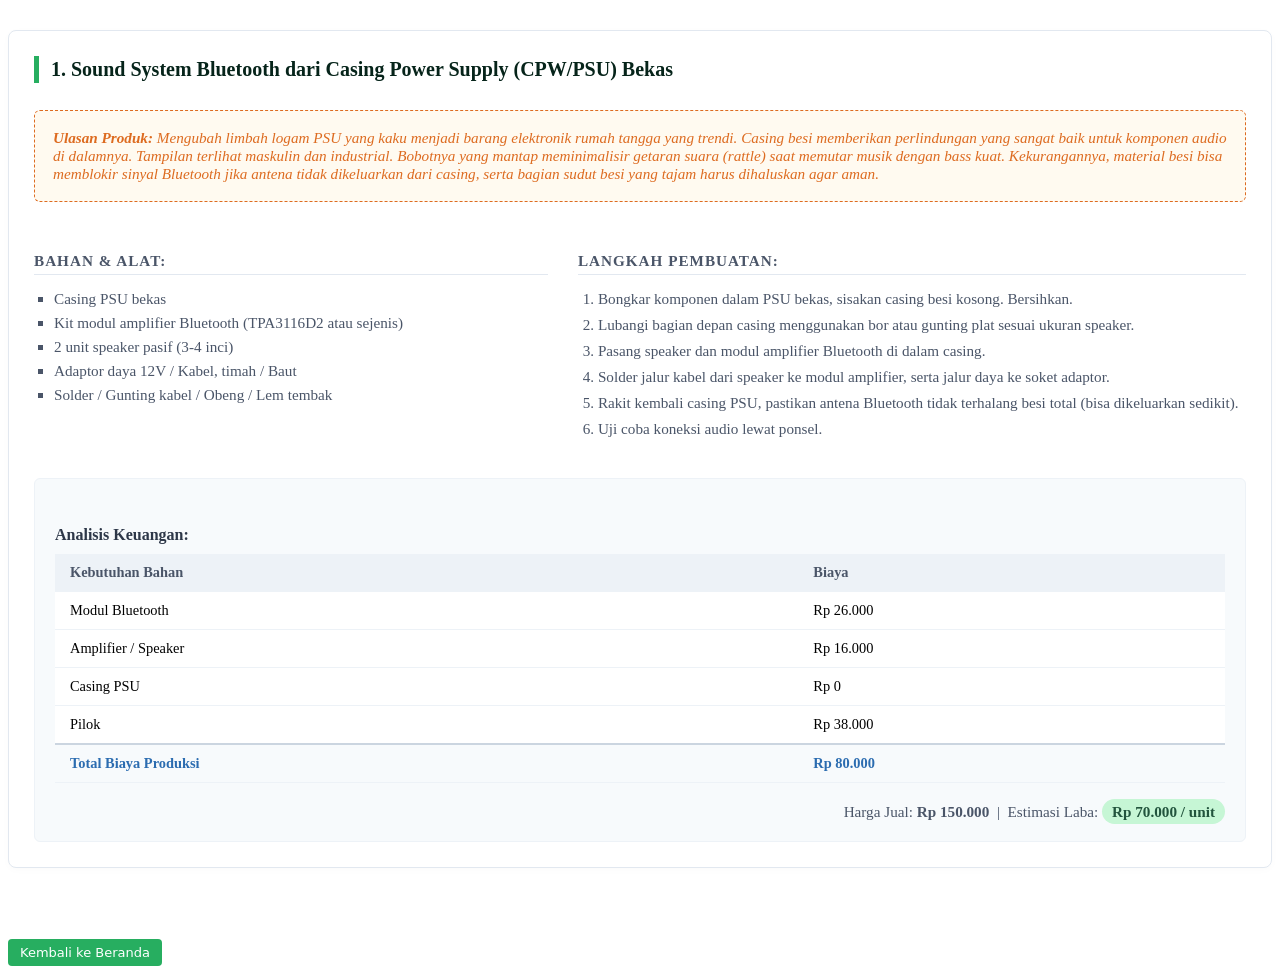
<file: 1.html>
<!DOCTYPE html>
<html lang="en">
<head>
    <meta charset="UTF-8">
    <meta name="viewport" content="width=device-width, initial-scale=1.0">
    <title>Document</title>
    <link rel="stylesheet" href="2.css" />
</head>
<body>
    <!-- KARTU PRODUK 1 -->
            <article class="product-card">
                <h4>1. Sound System Bluetooth dari Casing Power Supply (CPW/PSU) Bekas</h4>
                <p class="review"><strong>Ulasan Produk:</strong> Mengubah limbah logam PSU yang kaku menjadi barang elektronik rumah tangga yang trendi. Casing besi memberikan perlindungan yang sangat baik untuk komponen audio di dalamnya. Tampilan terlihat maskulin dan industrial. Bobotnya yang mantap meminimalisir getaran suara (rattle) saat memutar musik dengan bass kuat. Kekurangannya, material besi bisa memblokir sinyal Bluetooth jika antena tidak dikeluarkan dari casing, serta bagian sudut besi yang tajam harus dihaluskan agar aman.</p>
                
                <div class="grid-2col">
                    <div>
                        <h5>Bahan & Alat:</h5>
                        <ul class="item-list">
                            <li>Casing PSU bekas</li>
                            <li>Kit modul amplifier Bluetooth (TPA3116D2 atau sejenis)</li>
                            <li>2 unit speaker pasif (3-4 inci)</li>
                            <li>Adaptor daya 12V / Kabel, timah / Baut</li>
                            <li>Solder / Gunting kabel / Obeng / Lem tembak</li>
                        </ul>
                    </div>
                    <div>
                        <h5>Langkah Pembuatan:</h5>
                        <ol class="step-list">
                            <li>Bongkar komponen dalam PSU bekas, sisakan casing besi kosong. Bersihkan.</li>
                            <li>Lubangi bagian depan casing menggunakan bor atau gunting plat sesuai ukuran speaker.</li>
                            <li>Pasang speaker dan modul amplifier Bluetooth di dalam casing.</li>
                            <li>Solder jalur kabel dari speaker ke modul amplifier, serta jalur daya ke soket adaptor.</li>
                            <li>Rakit kembali casing PSU, pastikan antena Bluetooth tidak terhalang besi total (bisa dikeluarkan sedikit).</li>
                            <li>Uji coba koneksi audio lewat ponsel.</li>
                        </ol>
                    </div>
                </div>
                
                <div class="finance-area">
                    <h5>Analisis Keuangan:</h5>
                    <table class="finance-table">
                        <thead>
                            <tr>
                                <th>Kebutuhan Bahan</th>
                                <th>Biaya</th>
                            </tr>
                        </thead>
                        <tbody>
                            <tr><td>Modul Bluetooth</td><td>Rp 26.000</td></tr>
                            <tr><td>Amplifier / Speaker</td><td>Rp 16.000</td></tr>
                            <tr><td>Casing PSU</td><td>Rp 0</td></tr>
                            <tr><td>Pilok</td><td>Rp 38.000</td></tr>
                            <tr class="total-row"><td>Total Biaya Produksi</td><td>Rp 80.000</td></tr>
                        </tbody>
                    </table>
                    <div class="summary-finance">
                        Harga Jual: <strong>Rp 150.000</strong> &nbsp;|&nbsp; Estimasi Laba: <span class="profit-tag">Rp 70.000 / unit</span>
                    </div>
                </div>
            </article>   
        <br>
        <br>
    <a href="ipas.html" class="btn-beranda">Kembali ke Beranda</a>
</style>
</body>
</html>
</file>
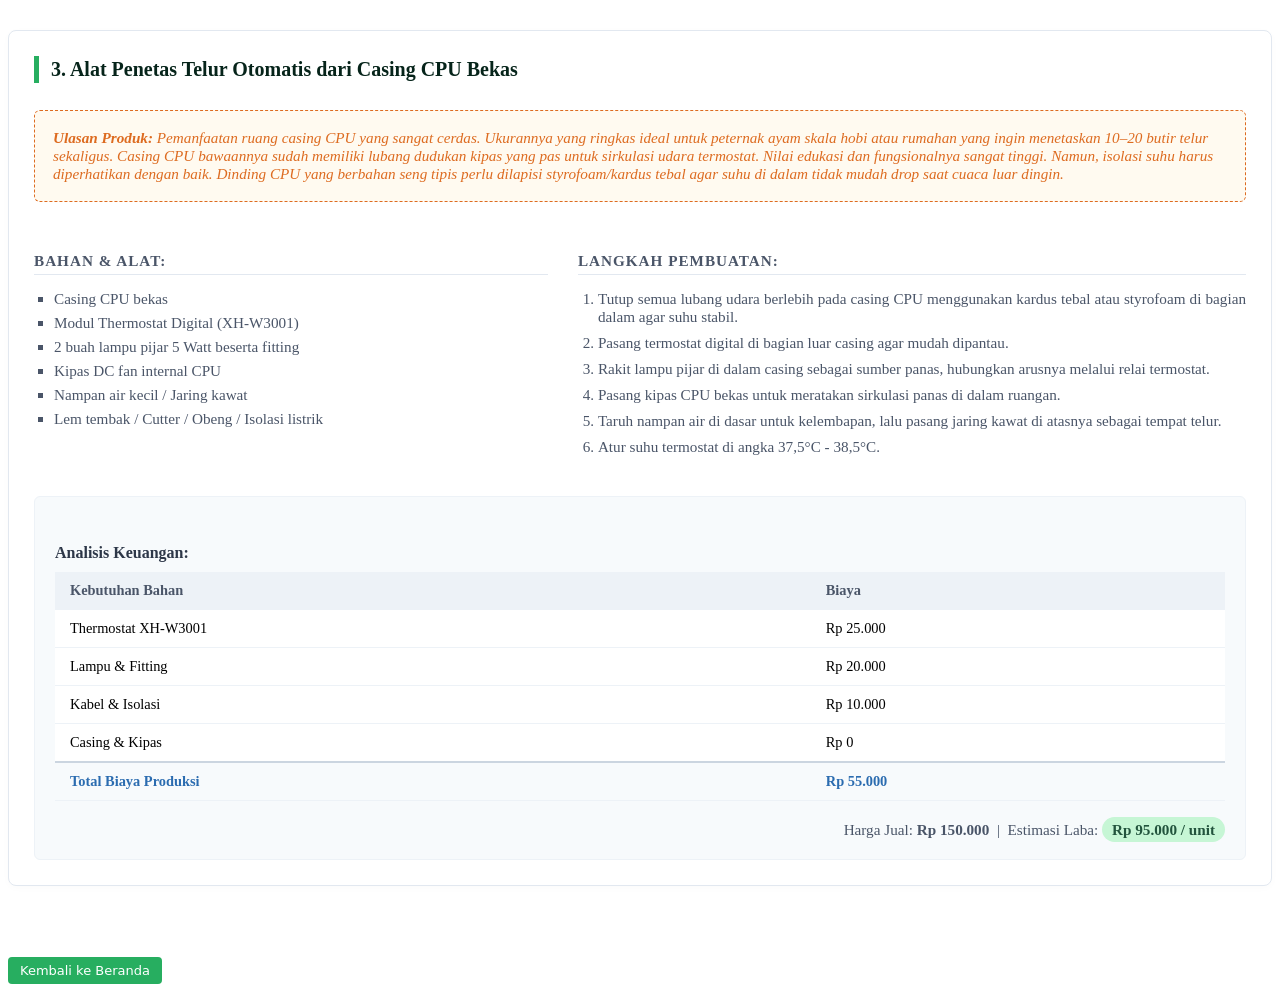
<file: 3.html>
<!DOCTYPE html>
<html lang="en">
<head>
    <meta charset="UTF-8">
    <meta name="viewport" content="width=device-width, initial-scale=1.0">
    <title>Document</title>
    <link rel="stylesheet" href="4.css" />
</head>
<body>
   <!-- KARTU PRODUK 3 -->
            <article class="product-card">
                <h4>3. Alat Penetas Telur Otomatis dari Casing CPU Bekas</h4>
                <p class="review"><strong>Ulasan Produk:</strong> Pemanfaatan ruang casing CPU yang sangat cerdas. Ukurannya yang ringkas ideal untuk peternak ayam skala hobi atau rumahan yang ingin menetaskan 10–20 butir telur sekaligus. Casing CPU bawaannya sudah memiliki lubang dudukan kipas yang pas untuk sirkulasi udara termostat. Nilai edukasi dan fungsionalnya sangat tinggi. Namun, isolasi suhu harus diperhatikan dengan baik. Dinding CPU yang berbahan seng tipis perlu dilapisi styrofoam/kardus tebal agar suhu di dalam tidak mudah drop saat cuaca luar dingin.</p>
                
                <div class="grid-2col">
                    <div>
                        <h5>Bahan & Alat:</h5>
                        <ul class="item-list">
                            <li>Casing CPU bekas</li>
                            <li>Modul Thermostat Digital (XH-W3001)</li>
                            <li>2 buah lampu pijar 5 Watt beserta fitting</li>
                            <li>Kipas DC fan internal CPU</li>
                            <li>Nampan air kecil / Jaring kawat</li>
                            <li>Lem tembak / Cutter / Obeng / Isolasi listrik</li>
                        </ul>
                    </div>
                    <div>
                        <h5>Langkah Pembuatan:</h5>
                        <ol class="step-list">
                            <li>Tutup semua lubang udara berlebih pada casing CPU menggunakan kardus tebal atau styrofoam di bagian dalam agar suhu stabil.</li>
                            <li>Pasang termostat digital di bagian luar casing agar mudah dipantau.</li>
                            <li>Rakit lampu pijar di dalam casing sebagai sumber panas, hubungkan arusnya melalui relai termostat.</li>
                            <li>Pasang kipas CPU bekas untuk meratakan sirkulasi panas di dalam ruangan.</li>
                            <li>Taruh nampan air di dasar untuk kelembapan, lalu pasang jaring kawat di atasnya sebagai tempat telur.</li>
                            <li>Atur suhu termostat di angka 37,5°C - 38,5°C.</li>
                        </ol>
                    </div>
                </div>
                
                <div class="finance-area">
                    <h5>Analisis Keuangan:</h5>
                    <table class="finance-table">
                        <thead>
                            <tr>
                                <th>Kebutuhan Bahan</th>
                                <th>Biaya</th>
                            </tr>
                        </thead>
                        <tbody>
                            <tr><td>Thermostat XH-W3001</td><td>Rp 25.000</td></tr>
                            <tr><td>Lampu & Fitting</td><td>Rp 20.000</td></tr>
                            <tr><td>Kabel & Isolasi</td><td>Rp 10.000</td></tr>
                            <tr><td>Casing & Kipas</td><td>Rp 0</td></tr>
                            <tr class="total-row"><td>Total Biaya Produksi</td><td>Rp 55.000</td></tr>
                        </tbody>
                    </table>
                    <div class="summary-finance">
                        Harga Jual: <strong>Rp 150.000</strong> &nbsp;|&nbsp; Estimasi Laba: <span class="profit-tag">Rp 95.000 / unit</span>
                    </div>
                </div>
                </article>
                <br>
                <br>
                 <a href="ipas.html" class="btn-beranda">Kembali ke Beranda</a>
</body>
</html>
</file>
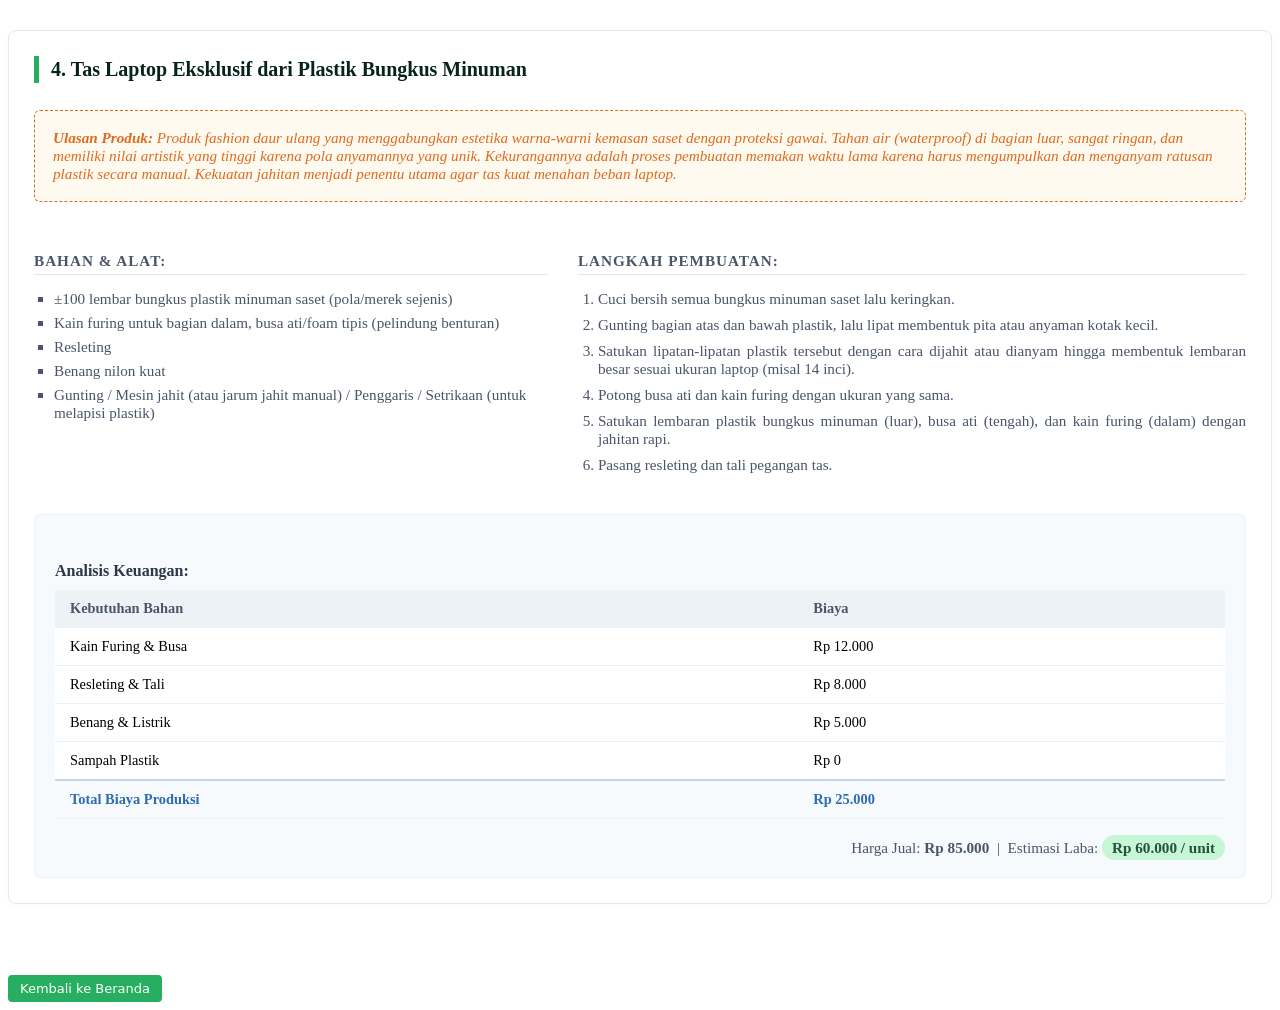
<file: 4.html>
<!DOCTYPE html>
<html lang="en">
<head>
    <meta charset="UTF-8">
    <meta name="viewport" content="width=device-width, initial-scale=1.0">
    <title>Document</title>
    <link rel="stylesheet" href="5.css" />
</head>
<body>
   <!-- KARTU PRODUK 4 -->
            <article class="product-card">
                <h4>4. Tas Laptop Eksklusif dari Plastik Bungkus Minuman</h4>
                <p class="review"><strong>Ulasan Produk:</strong> Produk fashion daur ulang yang menggabungkan estetika warna-warni kemasan saset dengan proteksi gawai. Tahan air (waterproof) di bagian luar, sangat ringan, dan memiliki nilai artistik yang tinggi karena pola anyamannya yang unik. Kekurangannya adalah proses pembuatan memakan waktu lama karena harus mengumpulkan dan menganyam ratusan plastik secara manual. Kekuatan jahitan menjadi penentu utama agar tas kuat menahan beban laptop.</p>
                
                <div class="grid-2col">
                    <div>
                        <h5>Bahan & Alat:</h5>
                        <ul class="item-list">
                            <li>±100 lembar bungkus plastik minuman saset (pola/merek sejenis)</li>
                            <li>Kain furing untuk bagian dalam, busa ati/foam tipis (pelindung benturan)</li>
                            <li>Resleting</li>
                            <li>Benang nilon kuat</li>
                            <li>Gunting / Mesin jahit (atau jarum jahit manual) / Penggaris / Setrikaan (untuk melapisi plastik)</li>
                        </ul>
                    </div>
                    <div>
                        <h5>Langkah Pembuatan:</h5>
                        <ol class="step-list">
                            <li>Cuci bersih semua bungkus minuman saset lalu keringkan.</li>
                            <li>Gunting bagian atas dan bawah plastik, lalu lipat membentuk pita atau anyaman kotak kecil.</li>
                            <li>Satukan lipatan-lipatan plastik tersebut dengan cara dijahit atau dianyam hingga membentuk lembaran besar sesuai ukuran laptop (misal 14 inci).</li>
                            <li>Potong busa ati dan kain furing dengan ukuran yang sama.</li>
                            <li>Satukan lembaran plastik bungkus minuman (luar), busa ati (tengah), dan kain furing (dalam) dengan jahitan rapi.</li>
                            <li>Pasang resleting dan tali pegangan tas.</li>
                        </ol>
                    </div>
                </div>
                
                <div class="finance-area">
                    <h5>Analisis Keuangan:</h5>
                    <table class="finance-table">
                        <thead>
                            <tr>
                                <th>Kebutuhan Bahan</th>
                                <th>Biaya</th>
                            </tr>
                        </thead>
                        <tbody>
                            <tr><td>Kain Furing & Busa</td><td>Rp 12.000</td></tr>
                            <tr><td>Resleting & Tali</td><td>Rp 8.000</td></tr>
                            <tr><td>Benang & Listrik</td><td>Rp 5.000</td></tr>
                            <tr><td>Sampah Plastik</td><td>Rp 0</td></tr>
                            <tr class="total-row"><td>Total Biaya Produksi</td><td>Rp 25.000</td></tr>
                        </tbody>
                    </table>
                    <div class="summary-finance">
                        Harga Jual: <strong>Rp 85.000</strong> &nbsp;|&nbsp; Estimasi Laba: <span class="profit-tag">Rp 60.000 / unit</span>
                    </div>
                </div>
            </article> 

            <br>
                <br>
                 <a href="ipas.html" class="btn-beranda">Kembali ke Beranda</a>
</body>
</html>
</file>
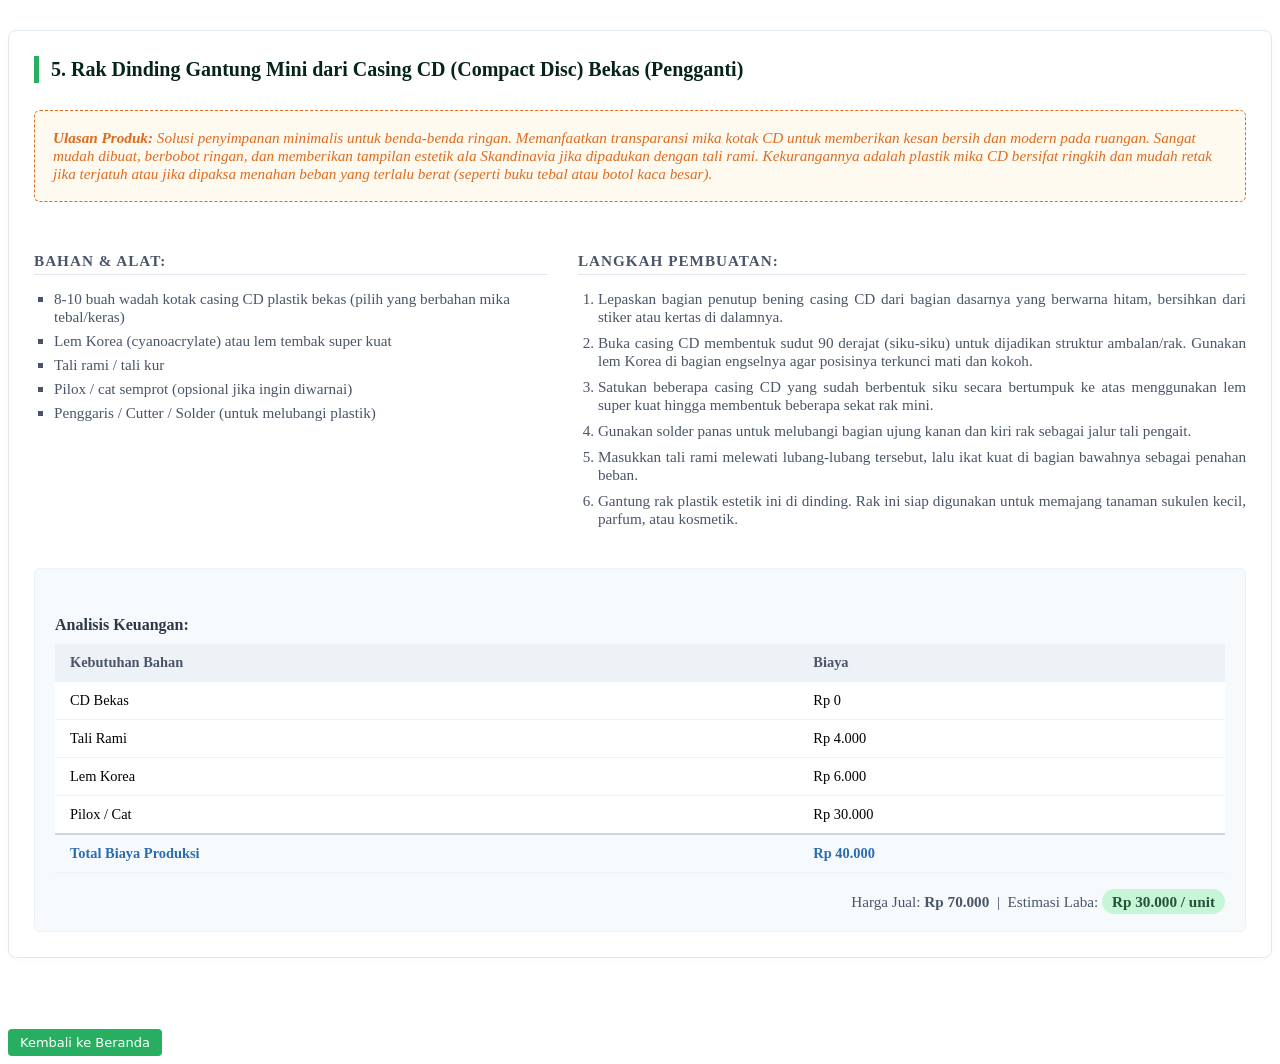
<file: 5.html>
<!DOCTYPE html>
<html lang="en">
<head>
    <meta charset="UTF-8">
    <meta name="viewport" content="width=device-width, initial-scale=1.0">
    <title>Document</title>
    <link rel="stylesheet" href="6.css" />
</head>
<body>
    <!-- KARTU PRODUK 5 -->
            <article class="product-card">
                <h4>5. Rak Dinding Gantung Mini dari Casing CD (Compact Disc) Bekas (Pengganti)</h4>
                <p class="review"><strong>Ulasan Produk:</strong> Solusi penyimpanan minimalis untuk benda-benda ringan. Memanfaatkan transparansi mika kotak CD untuk memberikan kesan bersih dan modern pada ruangan. Sangat mudah dibuat, berbobot ringan, dan memberikan tampilan estetik ala Skandinavia jika dipadukan dengan tali rami. Kekurangannya adalah plastik mika CD bersifat ringkih dan mudah retak jika terjatuh atau jika dipaksa menahan beban yang terlalu berat (seperti buku tebal atau botol kaca besar).</p>
                
                <div class="grid-2col">
                    <div>
                        <h5>Bahan & Alat:</h5>
                        <ul class="item-list">
                            <li>8-10 buah wadah kotak casing CD plastik bekas (pilih yang berbahan mika tebal/keras)</li>
                            <li>Lem Korea (cyanoacrylate) atau lem tembak super kuat</li>
                            <li>Tali rami / tali kur</li>
                            <li>Pilox / cat semprot (opsional jika ingin diwarnai)</li>
                            <li>Penggaris / Cutter / Solder (untuk melubangi plastik)</li>
                        </ul>
                    </div>
                    <div>
                        <h5>Langkah Pembuatan:</h5>
                        <ol class="step-list">
                            <li>Lepaskan bagian penutup bening casing CD dari bagian dasarnya yang berwarna hitam, bersihkan dari stiker atau kertas di dalamnya.</li>
                            <li>Buka casing CD membentuk sudut 90 derajat (siku-siku) untuk dijadikan struktur ambalan/rak. Gunakan lem Korea di bagian engselnya agar posisinya terkunci mati dan kokoh.</li>
                            <li>Satukan beberapa casing CD yang sudah berbentuk siku secara bertumpuk ke atas menggunakan lem super kuat hingga membentuk beberapa sekat rak mini.</li>
                            <li>Gunakan solder panas untuk melubangi bagian ujung kanan dan kiri rak sebagai jalur tali pengait.</li>
                            <li>Masukkan tali rami melewati lubang-lubang tersebut, lalu ikat kuat di bagian bawahnya sebagai penahan beban.</li>
                            <li>Gantung rak plastik estetik ini di dinding. Rak ini siap digunakan untuk memajang tanaman sukulen kecil, parfum, atau kosmetik.</li>
                        </ol>
                    </div>
                </div>
                
                <div class="finance-area">
                    <h5>Analisis Keuangan:</h5>
                    <table class="finance-table">
                        <thead>
                            <tr>
                                <th>Kebutuhan Bahan</th>
                                <th>Biaya</th>
                            </tr>
                        </thead>
                        <tbody>
                            <tr><td>CD Bekas</td><td>Rp 0</td></tr>
                            <tr><td>Tali Rami</td><td>Rp 4.000</td></tr>
                            <tr><td>Lem Korea</td><td>Rp 6.000</td></tr>
                            <tr><td>Pilox / Cat</td><td>Rp 30.000</td></tr>
                            <tr class="total-row"><td>Total Biaya Produksi</td><td>Rp 40.000</td></tr>
                        </tbody>
                    </table>
                    <div class="summary-finance">
                        Harga Jual: <strong>Rp 70.000</strong> &nbsp;|&nbsp; Estimasi Laba: <span class="profit-tag">Rp 30.000 / unit</span>
                    </div>
                </div>
                </article>

                <br>
                <br>
                 <a href="ipas.html" class="btn-beranda">Kembali ke Beranda</a>
</body>
</html>
</file>
<file: 2.css>
.product-card {
    background: #ffffff;
    border: 1px solid #e2e8f0;
    border-radius: 8px;
    padding: 25px;
    margin-top: 30px;
    margin-bottom: 35px;
    box-shadow: 0 2px 8px rgba(0, 0, 0, 0.02);
}

.product-card h4 {
    margin-top: 0;
    color: #06241a;
    font-size: 1.25rem;
    border-left: 5px solid #27ae60;
    padding-left: 12px;
    padding-top: 2px;
    padding-bottom: 2px;
}

/* Kotak Ulasan/Review Keunggulan Produk */
.product-card .review {
    background: #fffaf0;
    padding: 18px;
    border-radius: 6px;
    font-style: italic;
    font-size: 0.95rem;
    margin-top: 15px;
    margin-bottom: 25px;
    border: 1px dashed #dd6b20;
    color: #dd6b20;
}

/* Layout Grid Dua Kolom (Alat vs Langkah) */
.grid-2col {
    display: grid;
    grid-template-columns: 1fr 1.3fr;
    gap: 30px;
    margin-bottom: 25px;
}

.grid-2col h5 {
    color: #4a5568;
    font-size: 0.95rem;
    margin-bottom: 12px;
    text-transform: uppercase;
    letter-spacing: 1px;
    border-bottom: 1px solid #e2e8f0;
    padding-bottom: 4px;
}

/* List Alat dan Bahan */
.item-list {
    list-style-type: square;
    padding-left: 20px;
    font-size: 0.95rem;
    color: #4a5568;
}

.item-list li {
    margin-bottom: 6px;
}

/* List Langkah Kerja Pembuatan */
.step-list {
    padding-left: 20px;
    font-size: 0.95rem;
    color: #4a5568;
}

.step-list li {
    margin-bottom: 8px;
    text-align: justify;
}

.finance-area {
    background: #f7fafc;
    border: 1px solid #edf2f7;
    border-radius: 6px;
    padding: 20px;
    margin-top: 20px;
}

.finance-area h5 {
    color: #2d3748;
    margin-bottom: 10px;
    font-size: 1rem;
}

/* Desain Tabel Keuangan Minimalis */
.finance-table {
    width: 100%;
    border-collapse: collapse;
    margin-bottom: 15px;
    background: #ffffff;
}

.finance-table th, .finance-table td {
    padding: 10px 15px;
    text-align: left;
    font-size: 0.9rem;
    border-bottom: 1px solid #edf2f7;
}

.finance-table th {
    background-color: #edf2f7;
    color: #4a5568;
    font-weight: 600;
}

.finance-table .total-row td {
    font-weight: bold;
    background-color: #f7fafc;
    border-top: 2px solid #cbd5e0;
    color: #2b6cb0;
}

/* Ringkasan Laba Bersih */
.summary-finance {
    text-align: right;
    font-size: 0.95rem;
    color: #4a5568;
    padding-top: 5px;
}

.profit-tag {
    background-color: #c6f6d5;
    color: #22543d;
    padding: 4px 10px;
    border-radius: 20px;
    font-weight: bold;
}

/* Footer Halaman Bawah */
.main-footer {
    text-align: center;
    color: #a0aec0;
    font-size: 0.85rem;
    margin-top: 50px;
}

.btn-beranda {
  display: inline-block;
  padding: 6px 12px;
  background-color: #27ae60;
  color: #ffffff;
  text-decoration: none;
  border-radius: 4px;
  font-family: system-ui, -apple-system, sans-serif;
  font-size: 13px;
  font-weight: 500;
  transition: background-color 0.2s ease;
}

.btn-beranda:hover {
  background-color: #1e8449;
}
</file>
<file: 4.css>
.product-card {
    background: #ffffff;
    border: 1px solid #e2e8f0;
    border-radius: 8px;
    padding: 25px;
    margin-top: 30px;
    margin-bottom: 35px;
    box-shadow: 0 2px 8px rgba(0, 0, 0, 0.02);
}

.product-card h4 {
    margin-top: 0;
    color: #06241a;
    font-size: 1.25rem;
    border-left: 5px solid #27ae60;
    padding-left: 12px;
    padding-top: 2px;
    padding-bottom: 2px;
}

/* Kotak Ulasan/Review Keunggulan Produk */
.product-card .review {
    background: #fffaf0;
    padding: 18px;
    border-radius: 6px;
    font-style: italic;
    font-size: 0.95rem;
    margin-top: 15px;
    margin-bottom: 25px;
    border: 1px dashed #dd6b20;
    color: #dd6b20;
}

/* Layout Grid Dua Kolom (Alat vs Langkah) */
.grid-2col {
    display: grid;
    grid-template-columns: 1fr 1.3fr;
    gap: 30px;
    margin-bottom: 25px;
}

.grid-2col h5 {
    color: #4a5568;
    font-size: 0.95rem;
    margin-bottom: 12px;
    text-transform: uppercase;
    letter-spacing: 1px;
    border-bottom: 1px solid #e2e8f0;
    padding-bottom: 4px;
}

/* List Alat dan Bahan */
.item-list {
    list-style-type: square;
    padding-left: 20px;
    font-size: 0.95rem;
    color: #4a5568;
}

.item-list li {
    margin-bottom: 6px;
}

/* List Langkah Kerja Pembuatan */
.step-list {
    padding-left: 20px;
    font-size: 0.95rem;
    color: #4a5568;
}

.step-list li {
    margin-bottom: 8px;
    text-align: justify;
}


.finance-area {
    background: #f7fafc;
    border: 1px solid #edf2f7;
    border-radius: 6px;
    padding: 20px;
    margin-top: 20px;
}

.finance-area h5 {
    color: #2d3748;
    margin-bottom: 10px;
    font-size: 1rem;
}

/* Desain Tabel Keuangan Minimalis */
.finance-table {
    width: 100%;
    border-collapse: collapse;
    margin-bottom: 15px;
    background: #ffffff;
}

.finance-table th, .finance-table td {
    padding: 10px 15px;
    text-align: left;
    font-size: 0.9rem;
    border-bottom: 1px solid #edf2f7;
}

.finance-table th {
    background-color: #edf2f7;
    color: #4a5568;
    font-weight: 600;
}

.finance-table .total-row td {
    font-weight: bold;
    background-color: #f7fafc;
    border-top: 2px solid #cbd5e0;
    color: #2b6cb0;
}

/* Ringkasan Laba Bersih */
.summary-finance {
    text-align: right;
    font-size: 0.95rem;
    color: #4a5568;
    padding-top: 5px;
}

.profit-tag {
    background-color: #c6f6d5;
    color: #22543d;
    padding: 4px 10px;
    border-radius: 20px;
    font-weight: bold;
}

/* Footer Halaman Bawah */
.main-footer {
    text-align: center;
    color: #a0aec0;
    font-size: 0.85rem;
    margin-top: 50px;
}

.btn-beranda {
  display: inline-block;
  padding: 6px 12px;
  background-color: #27ae60;
  color: #ffffff;
  text-decoration: none;
  border-radius: 4px;
  font-family: system-ui, -apple-system, sans-serif;
  font-size: 13px;
  font-weight: 500;
  transition: background-color 0.2s ease;
}

.btn-beranda:hover {
  background-color: #1e8449;
}
</file>
<file: 5.css>
.product-card {
    background: #ffffff;
    border: 1px solid #e2e8f0;
    border-radius: 8px;
    padding: 25px;
    margin-top: 30px;
    margin-bottom: 35px;
    box-shadow: 0 2px 8px rgba(0, 0, 0, 0.02);
}

.product-card h4 {
    margin-top: 0;
    color: #06241a;
    font-size: 1.25rem;
    border-left: 5px solid #27ae60;
    padding-left: 12px;
    padding-top: 2px;
    padding-bottom: 2px;
}

/* Kotak Ulasan/Review Keunggulan Produk */
.product-card .review {
    background: #fffaf0;
    padding: 18px;
    border-radius: 6px;
    font-style: italic;
    font-size: 0.95rem;
    margin-top: 15px;
    margin-bottom: 25px;
    border: 1px dashed #dd6b20;
    color: #dd6b20;
}

/* Layout Grid Dua Kolom (Alat vs Langkah) */
.grid-2col {
    display: grid;
    grid-template-columns: 1fr 1.3fr;
    gap: 30px;
    margin-bottom: 25px;
}

.grid-2col h5 {
    color: #4a5568;
    font-size: 0.95rem;
    margin-bottom: 12px;
    text-transform: uppercase;
    letter-spacing: 1px;
    border-bottom: 1px solid #e2e8f0;
    padding-bottom: 4px;
}

/* List Alat dan Bahan */
.item-list {
    list-style-type: square;
    padding-left: 20px;
    font-size: 0.95rem;
    color: #4a5568;
}

.item-list li {
    margin-bottom: 6px;
}

/* List Langkah Kerja Pembuatan */
.step-list {
    padding-left: 20px;
    font-size: 0.95rem;
    color: #4a5568;
}

.step-list li {
    margin-bottom: 8px;
    text-align: justify;
}


.finance-area {
    background: #f7fafc;
    border: 1px solid #edf2f7;
    border-radius: 6px;
    padding: 20px;
    margin-top: 20px;
}

.finance-area h5 {
    color: #2d3748;
    margin-bottom: 10px;
    font-size: 1rem;
}

/* Desain Tabel Keuangan Minimalis */
.finance-table {
    width: 100%;
    border-collapse: collapse;
    margin-bottom: 15px;
    background: #ffffff;
}

.finance-table th, .finance-table td {
    padding: 10px 15px;
    text-align: left;
    font-size: 0.9rem;
    border-bottom: 1px solid #edf2f7;
}

.finance-table th {
    background-color: #edf2f7;
    color: #4a5568;
    font-weight: 600;
}

.finance-table .total-row td {
    font-weight: bold;
    background-color: #f7fafc;
    border-top: 2px solid #cbd5e0;
    color: #2b6cb0;
}

/* Ringkasan Laba Bersih */
.summary-finance {
    text-align: right;
    font-size: 0.95rem;
    color: #4a5568;
    padding-top: 5px;
}

.profit-tag {
    background-color: #c6f6d5;
    color: #22543d;
    padding: 4px 10px;
    border-radius: 20px;
    font-weight: bold;
}

/* Footer Halaman Bawah */
.main-footer {
    text-align: center;
    color: #a0aec0;
    font-size: 0.85rem;
    margin-top: 50px;
}

.btn-beranda {
  display: inline-block;
  padding: 6px 12px;
  background-color: #27ae60;
  color: #ffffff;
  text-decoration: none;
  border-radius: 4px;
  font-family: system-ui, -apple-system, sans-serif;
  font-size: 13px;
  font-weight: 500;
  transition: background-color 0.2s ease;
}

.btn-beranda:hover {
  background-color: #1e8449;
}
</file>
<file: 6.css>
.product-card {
    background: #ffffff;
    border: 1px solid #e2e8f0;
    border-radius: 8px;
    padding: 25px;
    margin-top: 30px;
    margin-bottom: 35px;
    box-shadow: 0 2px 8px rgba(0, 0, 0, 0.02);
}

.product-card h4 {
    margin-top: 0;
    color: #06241a;
    font-size: 1.25rem;
    border-left: 5px solid #27ae60;
    padding-left: 12px;
    padding-top: 2px;
    padding-bottom: 2px;
}

/* Kotak Ulasan/Review Keunggulan Produk */
.product-card .review {
    background: #fffaf0;
    padding: 18px;
    border-radius: 6px;
    font-style: italic;
    font-size: 0.95rem;
    margin-top: 15px;
    margin-bottom: 25px;
    border: 1px dashed #dd6b20;
    color: #dd6b20;
}

/* Layout Grid Dua Kolom (Alat vs Langkah) */
.grid-2col {
    display: grid;
    grid-template-columns: 1fr 1.3fr;
    gap: 30px;
    margin-bottom: 25px;
}

.grid-2col h5 {
    color: #4a5568;
    font-size: 0.95rem;
    margin-bottom: 12px;
    text-transform: uppercase;
    letter-spacing: 1px;
    border-bottom: 1px solid #e2e8f0;
    padding-bottom: 4px;
}

/* List Alat dan Bahan */
.item-list {
    list-style-type: square;
    padding-left: 20px;
    font-size: 0.95rem;
    color: #4a5568;
}

.item-list li {
    margin-bottom: 6px;
}

/* List Langkah Kerja Pembuatan */
.step-list {
    padding-left: 20px;
    font-size: 0.95rem;
    color: #4a5568;
}

.step-list li {
    margin-bottom: 8px;
    text-align: justify;
}


.finance-area {
    background: #f7fafc;
    border: 1px solid #edf2f7;
    border-radius: 6px;
    padding: 20px;
    margin-top: 20px;
}

.finance-area h5 {
    color: #2d3748;
    margin-bottom: 10px;
    font-size: 1rem;
}

/* Desain Tabel Keuangan Minimalis */
.finance-table {
    width: 100%;
    border-collapse: collapse;
    margin-bottom: 15px;
    background: #ffffff;
}

.finance-table th, .finance-table td {
    padding: 10px 15px;
    text-align: left;
    font-size: 0.9rem;
    border-bottom: 1px solid #edf2f7;
}

.finance-table th {
    background-color: #edf2f7;
    color: #4a5568;
    font-weight: 600;
}

.finance-table .total-row td {
    font-weight: bold;
    background-color: #f7fafc;
    border-top: 2px solid #cbd5e0;
    color: #2b6cb0;
}

/* Ringkasan Laba Bersih */
.summary-finance {
    text-align: right;
    font-size: 0.95rem;
    color: #4a5568;
    padding-top: 5px;
}

.profit-tag {
    background-color: #c6f6d5;
    color: #22543d;
    padding: 4px 10px;
    border-radius: 20px;
    font-weight: bold;
}

/* Footer Halaman Bawah */
.main-footer {
    text-align: center;
    color: #a0aec0;
    font-size: 0.85rem;
    margin-top: 50px;
}

.btn-beranda {
  display: inline-block;
  padding: 6px 12px;
  background-color: #27ae60;
  color: #ffffff;
  text-decoration: none;
  border-radius: 4px;
  font-family: system-ui, -apple-system, sans-serif;
  font-size: 13px;
  font-weight: 500;
  transition: background-color 0.2s ease;
}

.btn-beranda:hover {
  background-color: #1e8449;
}
</file>
